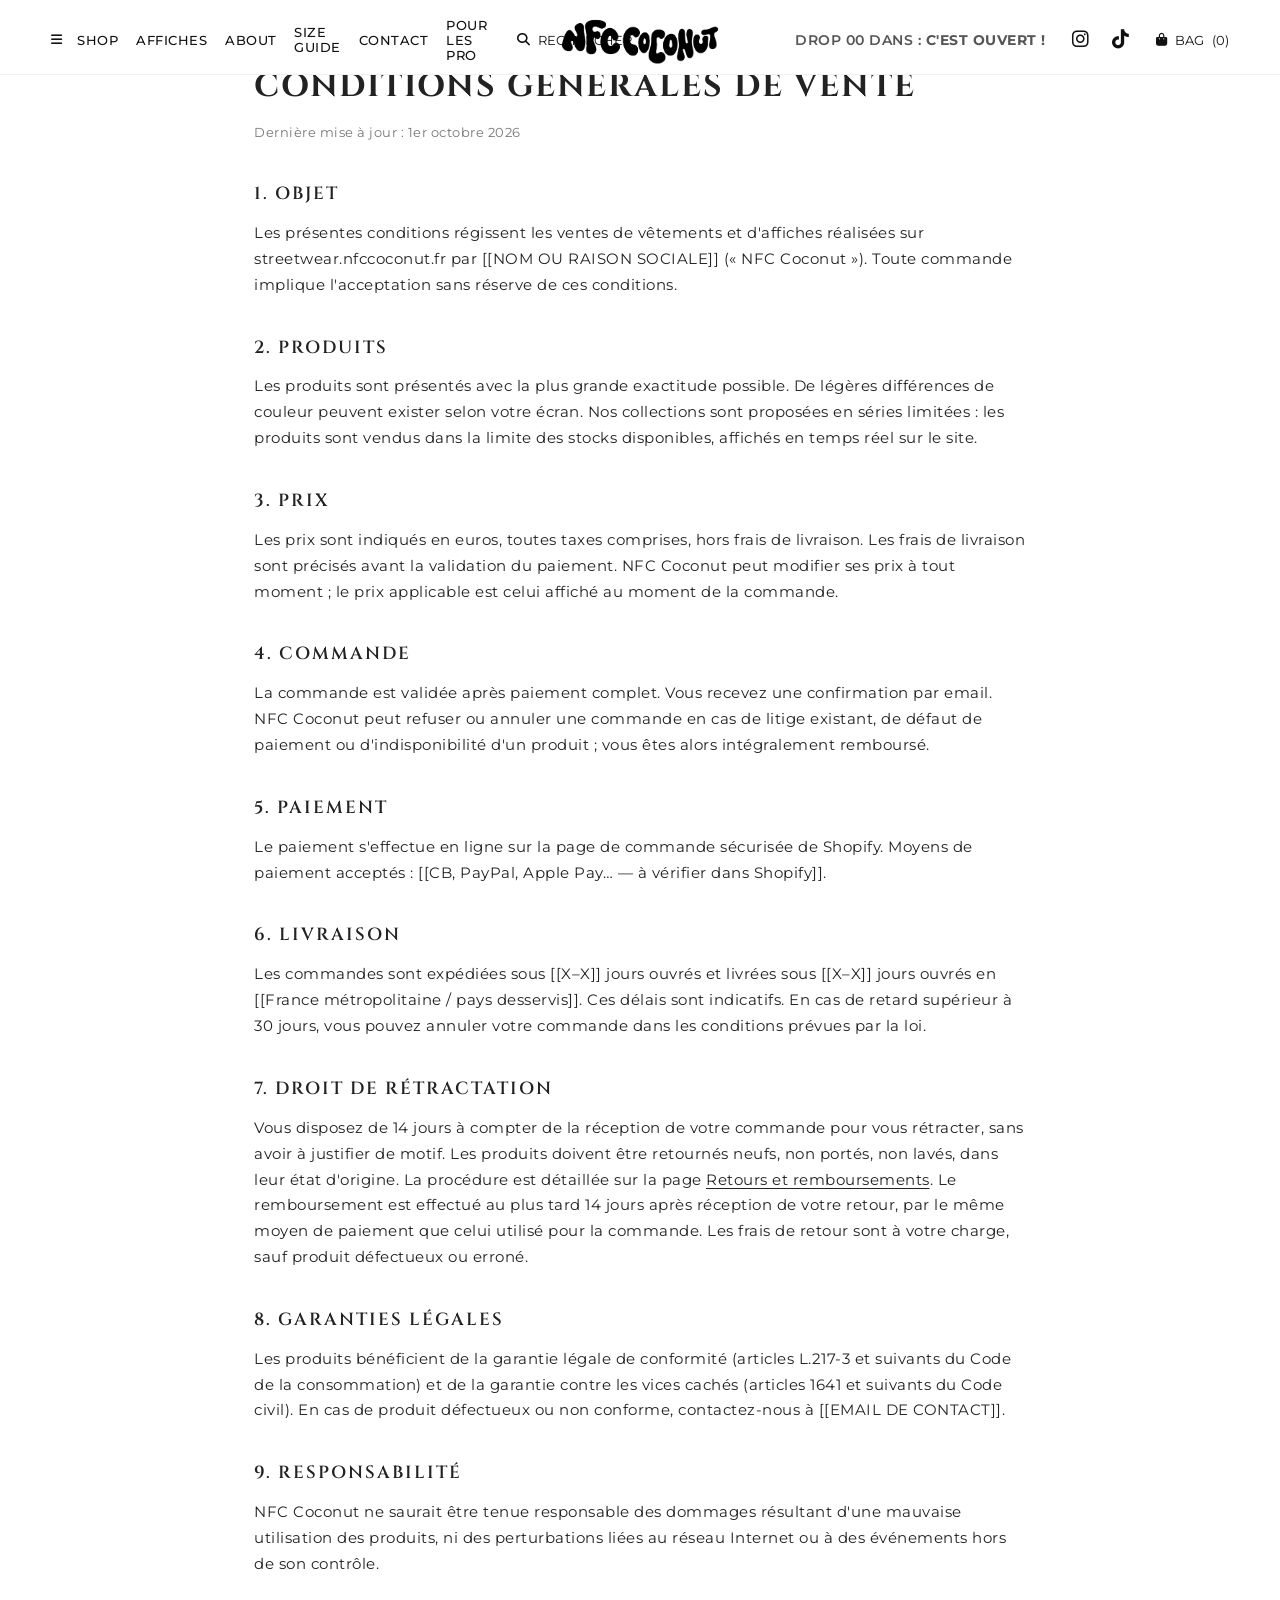
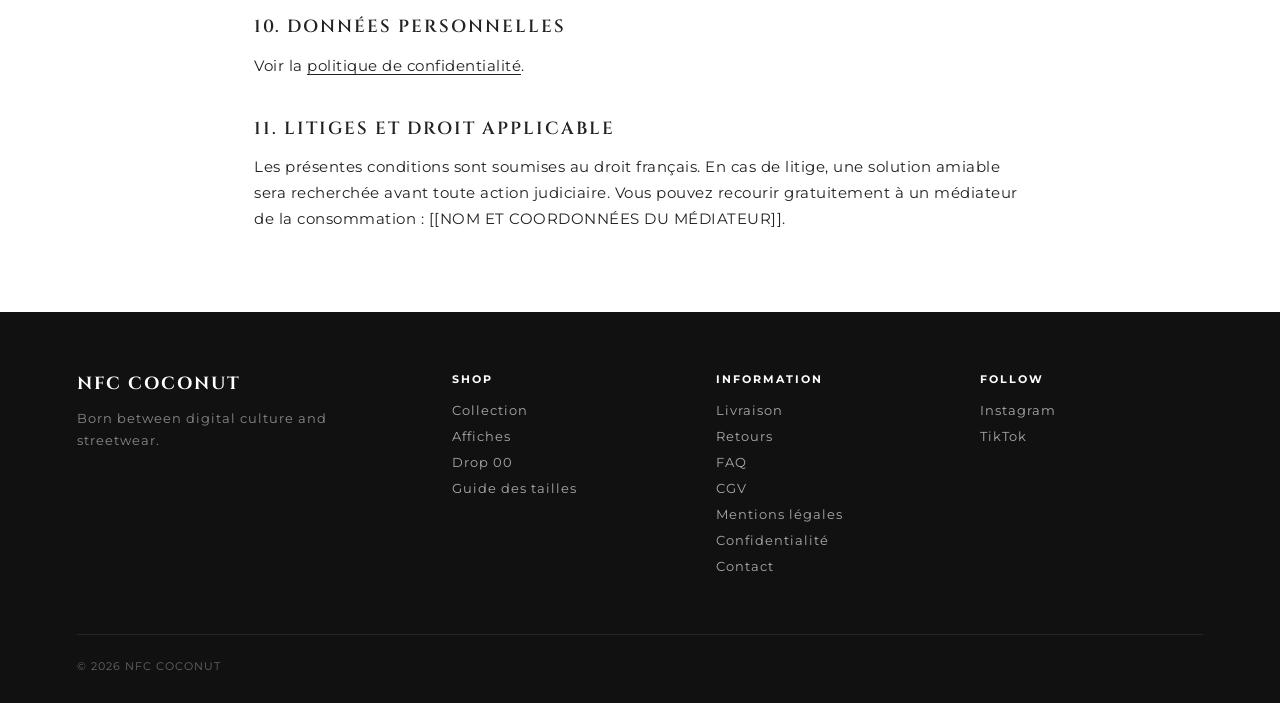
<file: cgv.html>
<!DOCTYPE html>
<html lang="fr">
<head>
  <meta charset="UTF-8">
  <meta name="viewport" content="width=device-width, initial-scale=1.0">
  <title>Conditions générales de vente — NFC COCONUT STREETWEAR</title>
  <meta name="description" content="Conditions générales de vente de la boutique NFC Coconut Streetwear.">
  <link rel="preconnect" href="https://fonts.googleapis.com">
  <link rel="preconnect" href="https://fonts.gstatic.com" crossorigin>
  <link href="https://fonts.googleapis.com/css2?family=Cinzel:wght@400;500;600&family=Montserrat:wght@300;400;500;600&display=swap" rel="stylesheet">
  <link rel="stylesheet" href="https://cdnjs.cloudflare.com/ajax/libs/font-awesome/6.5.1/css/all.min.css">
  <link rel="stylesheet" href="static/css/style.css">
  <link rel="stylesheet" href="static/css/pages.css">
  <link rel="icon" type="image/x-icon" href="static/images/ico.png">
</head>
<body>

  <div class="search-overlay" id="searchOverlay">
    <input type="search" class="search-input" placeholder="Rechercher un vêtement" id="searchInput" autocomplete="off">
    <button class="close-search" id="closeSearchBtn" aria-label="Fermer"><i class="fa-solid fa-xmark"></i></button>
  </div>

  <div class="drawer-overlay" id="drawerOverlay"></div>
  <aside class="drawer" id="cartDrawer">
    <div>
      <div class="drawer-header">
        <h3>Menu & panier</h3>
        <button class="drawer-close" id="closeDrawerBtn" aria-label="Fermer"><i class="fa-solid fa-xmark"></i></button>
      </div>
      <nav class="mobile-nav"></nav>
      <div class="drawer-divider"></div>
      <div class="drawer-empty-msg">Votre panier est actuellement vide.</div>
      <div class="cart-items-container"></div>
    </div>
    <button class="btn-checkout" type="button">Commander (0,00 €)</button>
  </aside>

  <header class="top-header"></header>

  <main class="page-content">

    <h1>Conditions générales de vente</h1>
    <p class="page-updated">Dernière mise à jour : 1er octobre 2026</p>

    <h2>1. Objet</h2>
    <p>Les présentes conditions régissent les ventes de vêtements et d'affiches réalisées sur streetwear.nfccoconut.fr par [[NOM OU RAISON SOCIALE]] (« NFC Coconut »). Toute commande implique l'acceptation sans réserve de ces conditions.</p>

    <h2>2. Produits</h2>
    <p>Les produits sont présentés avec la plus grande exactitude possible. De légères différences de couleur peuvent exister selon votre écran. Nos collections sont proposées en séries limitées : les produits sont vendus dans la limite des stocks disponibles, affichés en temps réel sur le site.</p>

    <h2>3. Prix</h2>
    <p>Les prix sont indiqués en euros, toutes taxes comprises, hors frais de livraison. Les frais de livraison sont précisés avant la validation du paiement. NFC Coconut peut modifier ses prix à tout moment ; le prix applicable est celui affiché au moment de la commande.</p>

    <h2>4. Commande</h2>
    <p>La commande est validée après paiement complet. Vous recevez une confirmation par email. NFC Coconut peut refuser ou annuler une commande en cas de litige existant, de défaut de paiement ou d'indisponibilité d'un produit ; vous êtes alors intégralement remboursé.</p>

    <h2>5. Paiement</h2>
    <p>Le paiement s'effectue en ligne sur la page de commande sécurisée de Shopify. Moyens de paiement acceptés : [[CB, PayPal, Apple Pay… — à vérifier dans Shopify]].</p>

    <h2>6. Livraison</h2>
    <p>Les commandes sont expédiées sous [[X–X]] jours ouvrés et livrées sous [[X–X]] jours ouvrés en [[France métropolitaine / pays desservis]]. Ces délais sont indicatifs. En cas de retard supérieur à 30 jours, vous pouvez annuler votre commande dans les conditions prévues par la loi.</p>

    <h2>7. Droit de rétractation</h2>
    <p>Vous disposez de 14 jours à compter de la réception de votre commande pour vous rétracter, sans avoir à justifier de motif. Les produits doivent être retournés neufs, non portés, non lavés, dans leur état d'origine. La procédure est détaillée sur la page <a href="retours.html">Retours et remboursements</a>. Le remboursement est effectué au plus tard 14 jours après réception de votre retour, par le même moyen de paiement que celui utilisé pour la commande. Les frais de retour sont à votre charge, sauf produit défectueux ou erroné.</p>

    <h2>8. Garanties légales</h2>
    <p>Les produits bénéficient de la garantie légale de conformité (articles L.217-3 et suivants du Code de la consommation) et de la garantie contre les vices cachés (articles 1641 et suivants du Code civil). En cas de produit défectueux ou non conforme, contactez-nous à [[EMAIL DE CONTACT]].</p>

    <h2>9. Responsabilité</h2>
    <p>NFC Coconut ne saurait être tenue responsable des dommages résultant d'une mauvaise utilisation des produits, ni des perturbations liées au réseau Internet ou à des événements hors de son contrôle.</p>

    <h2>10. Données personnelles</h2>
    <p>Voir la <a href="confidentialite.html">politique de confidentialité</a>.</p>

    <h2>11. Litiges et droit applicable</h2>
    <p>Les présentes conditions sont soumises au droit français. En cas de litige, une solution amiable sera recherchée avant toute action judiciaire. Vous pouvez recourir gratuitement à un médiateur de la consommation : [[NOM ET COORDONNÉES DU MÉDIATEUR]].</p>

  </main>

  <footer class="site-footer"></footer>

  <script src="static/js/main.js"></script>
</body>
</html>
</file>
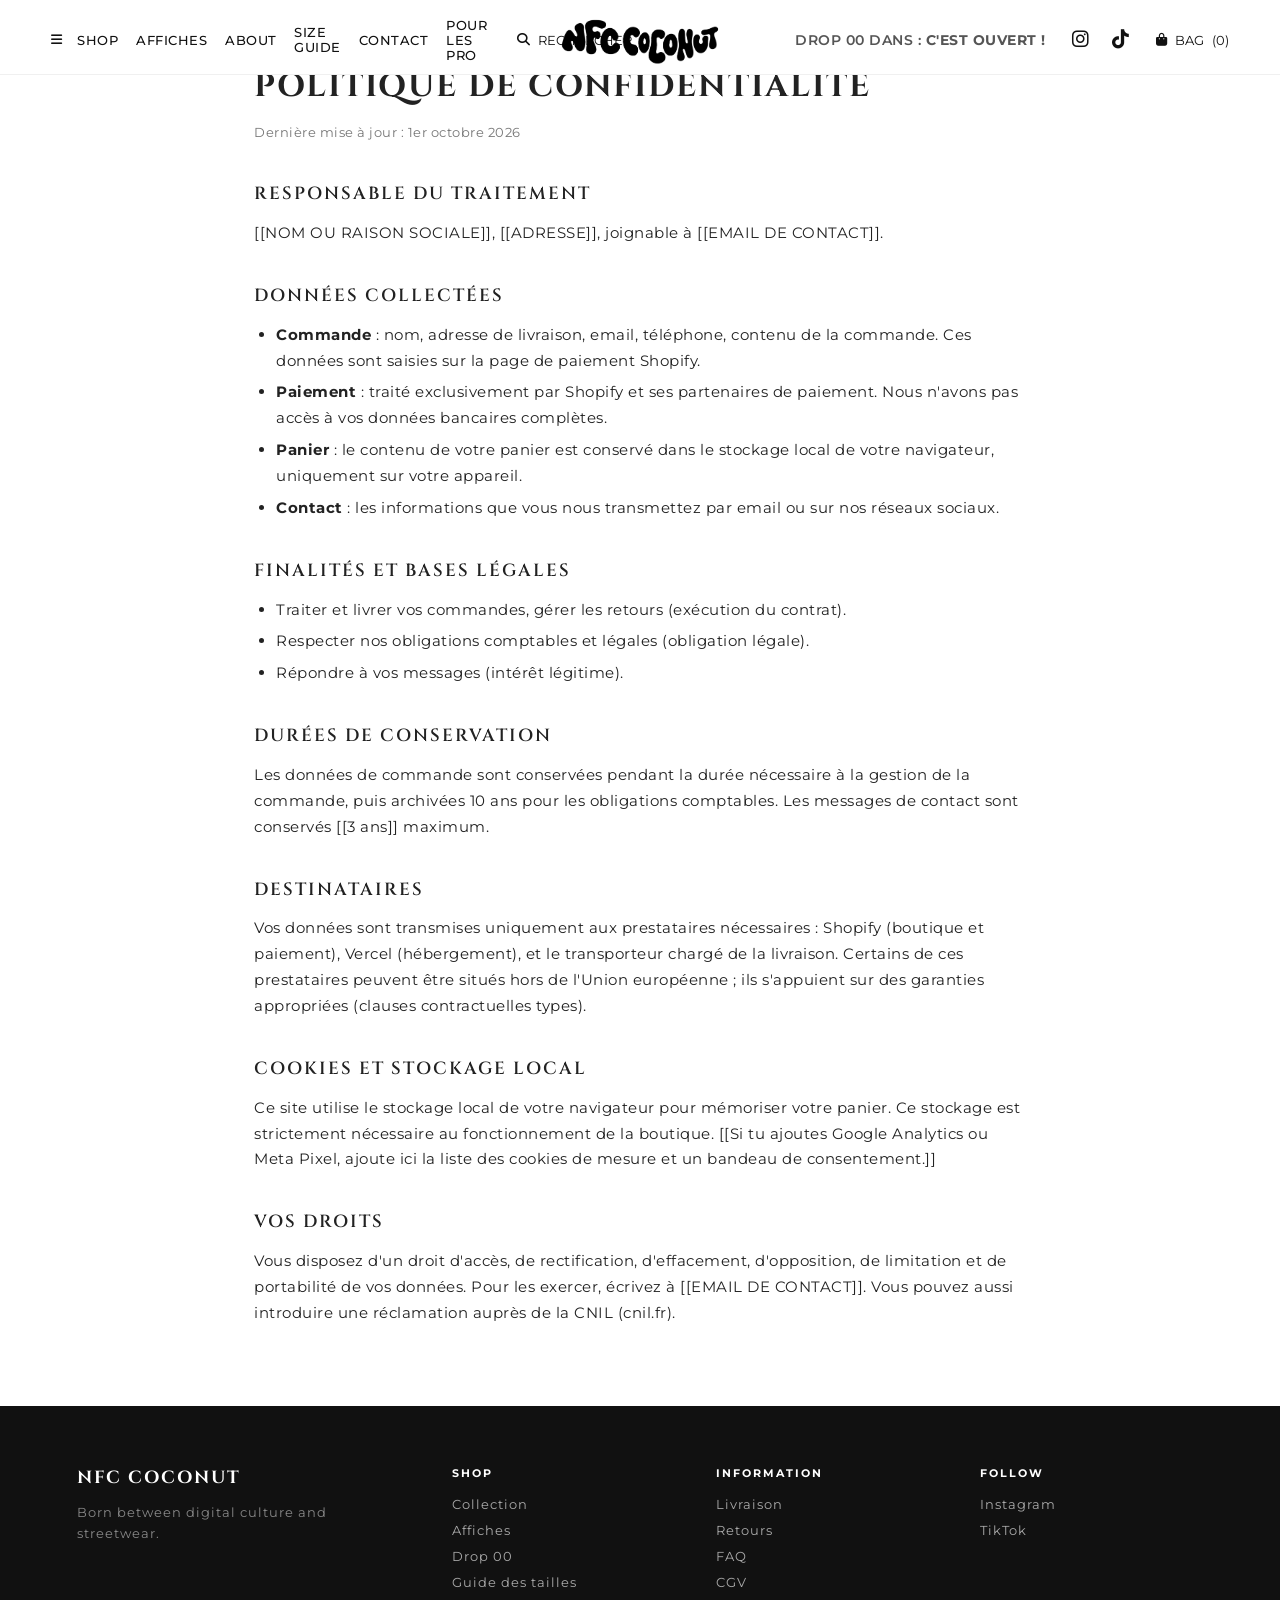
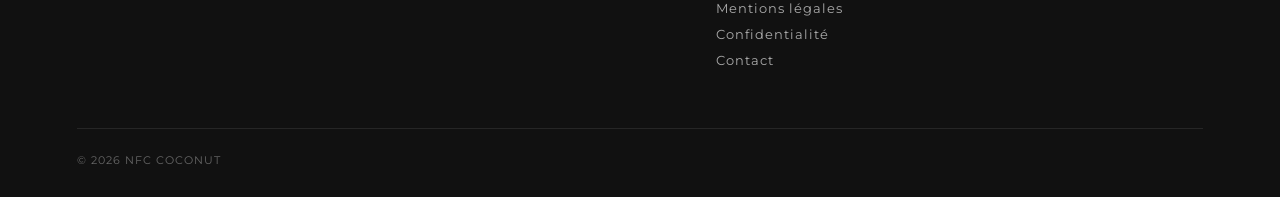
<file: confidentialite.html>
<!DOCTYPE html>
<html lang="fr">
<head>
  <meta charset="UTF-8">
  <meta name="viewport" content="width=device-width, initial-scale=1.0">
  <title>Politique de confidentialité — NFC COCONUT STREETWEAR</title>
  <meta name="description" content="Comment NFC Coconut Streetwear collecte et protège vos données personnelles.">
  <link rel="preconnect" href="https://fonts.googleapis.com">
  <link rel="preconnect" href="https://fonts.gstatic.com" crossorigin>
  <link href="https://fonts.googleapis.com/css2?family=Cinzel:wght@400;500;600&family=Montserrat:wght@300;400;500;600&display=swap" rel="stylesheet">
  <link rel="stylesheet" href="https://cdnjs.cloudflare.com/ajax/libs/font-awesome/6.5.1/css/all.min.css">
  <link rel="stylesheet" href="static/css/style.css">
  <link rel="stylesheet" href="static/css/pages.css">
  <link rel="icon" type="image/x-icon" href="static/images/ico.png">
</head>
<body>

  <div class="search-overlay" id="searchOverlay">
    <input type="search" class="search-input" placeholder="Rechercher un vêtement" id="searchInput" autocomplete="off">
    <button class="close-search" id="closeSearchBtn" aria-label="Fermer"><i class="fa-solid fa-xmark"></i></button>
  </div>

  <div class="drawer-overlay" id="drawerOverlay"></div>
  <aside class="drawer" id="cartDrawer">
    <div>
      <div class="drawer-header">
        <h3>Menu & panier</h3>
        <button class="drawer-close" id="closeDrawerBtn" aria-label="Fermer"><i class="fa-solid fa-xmark"></i></button>
      </div>
      <nav class="mobile-nav"></nav>
      <div class="drawer-divider"></div>
      <div class="drawer-empty-msg">Votre panier est actuellement vide.</div>
      <div class="cart-items-container"></div>
    </div>
    <button class="btn-checkout" type="button">Commander (0,00 €)</button>
  </aside>

  <header class="top-header"></header>

  <main class="page-content">

    <h1>Politique de confidentialité</h1>
    <p class="page-updated">Dernière mise à jour : 1er octobre 2026</p>

    <h2>Responsable du traitement</h2>
    <p>[[NOM OU RAISON SOCIALE]], [[ADRESSE]], joignable à [[EMAIL DE CONTACT]].</p>

    <h2>Données collectées</h2>
    <ul>
      <li><strong>Commande</strong> : nom, adresse de livraison, email, téléphone, contenu de la commande. Ces données sont saisies sur la page de paiement Shopify.</li>
      <li><strong>Paiement</strong> : traité exclusivement par Shopify et ses partenaires de paiement. Nous n'avons pas accès à vos données bancaires complètes.</li>
      <li><strong>Panier</strong> : le contenu de votre panier est conservé dans le stockage local de votre navigateur, uniquement sur votre appareil.</li>
      <li><strong>Contact</strong> : les informations que vous nous transmettez par email ou sur nos réseaux sociaux.</li>
    </ul>

    <h2>Finalités et bases légales</h2>
    <ul>
      <li>Traiter et livrer vos commandes, gérer les retours (exécution du contrat).</li>
      <li>Respecter nos obligations comptables et légales (obligation légale).</li>
      <li>Répondre à vos messages (intérêt légitime).</li>
    </ul>

    <h2>Durées de conservation</h2>
    <p>Les données de commande sont conservées pendant la durée nécessaire à la gestion de la commande, puis archivées 10 ans pour les obligations comptables. Les messages de contact sont conservés [[3 ans]] maximum.</p>

    <h2>Destinataires</h2>
    <p>Vos données sont transmises uniquement aux prestataires nécessaires : Shopify (boutique et paiement), Vercel (hébergement), et le transporteur chargé de la livraison. Certains de ces prestataires peuvent être situés hors de l'Union européenne ; ils s'appuient sur des garanties appropriées (clauses contractuelles types).</p>

    <h2>Cookies et stockage local</h2>
    <p>Ce site utilise le stockage local de votre navigateur pour mémoriser votre panier. Ce stockage est strictement nécessaire au fonctionnement de la boutique. [[Si tu ajoutes Google Analytics ou Meta Pixel, ajoute ici la liste des cookies de mesure et un bandeau de consentement.]]</p>

    <h2>Vos droits</h2>
    <p>Vous disposez d'un droit d'accès, de rectification, d'effacement, d'opposition, de limitation et de portabilité de vos données. Pour les exercer, écrivez à [[EMAIL DE CONTACT]]. Vous pouvez aussi introduire une réclamation auprès de la CNIL (cnil.fr).</p>

  </main>

  <footer class="site-footer"></footer>

  <script src="static/js/main.js"></script>
</body>
</html>
</file>
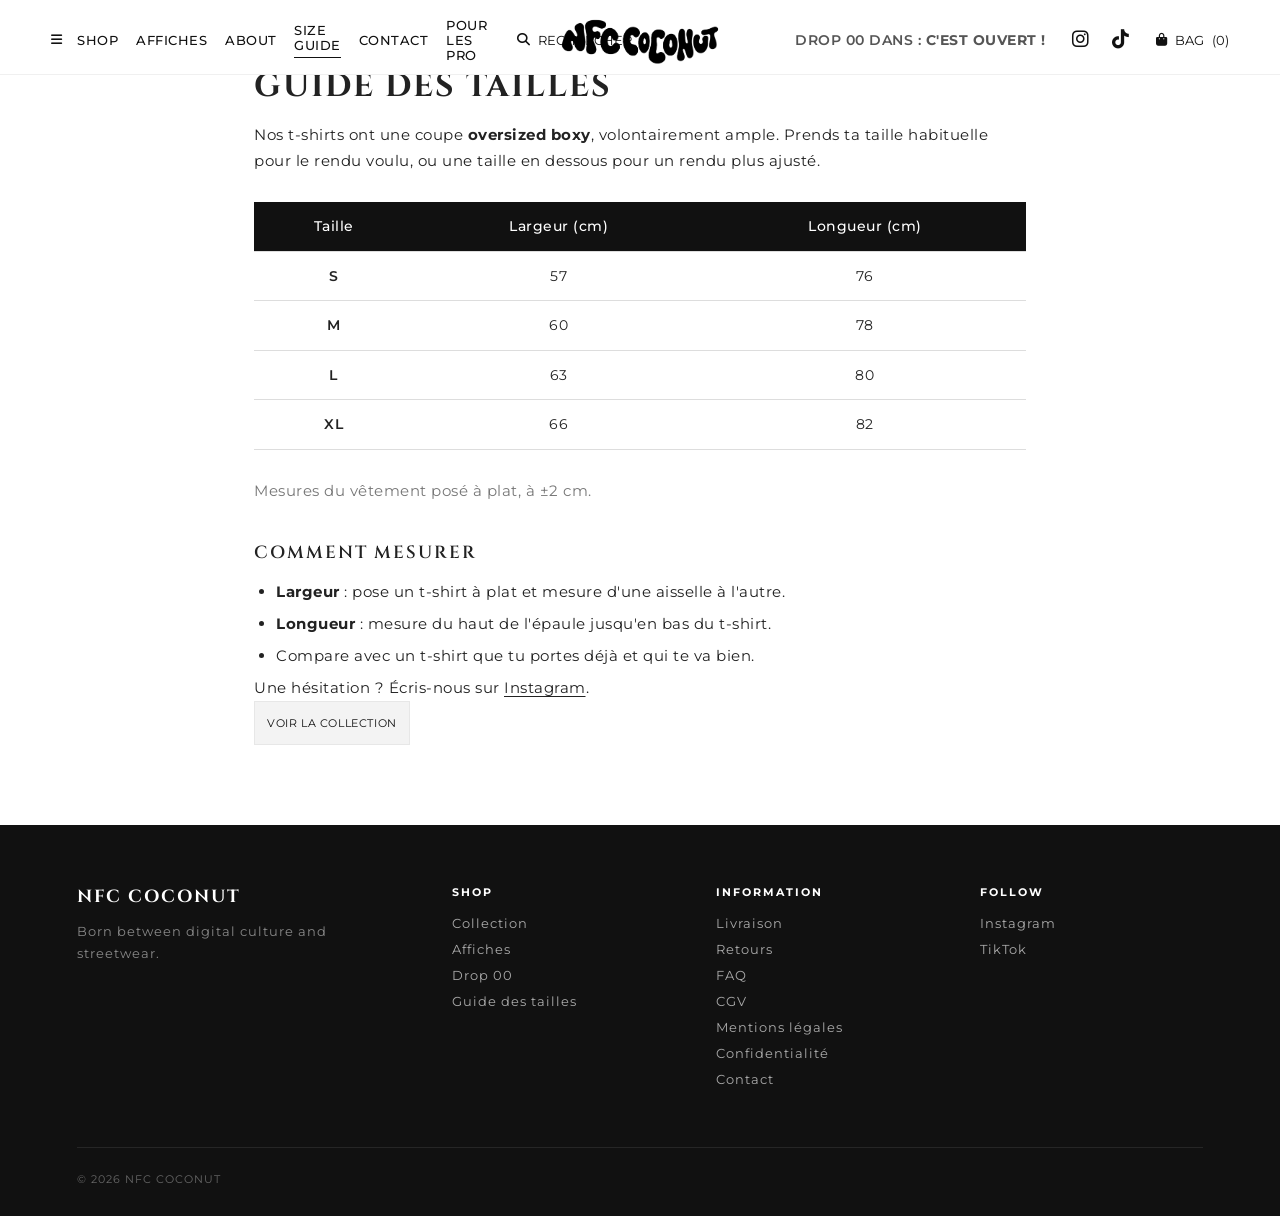
<file: guide-des-tailles.html>
<!DOCTYPE html>
<html lang="fr">
<head>
  <meta charset="UTF-8">
  <meta name="viewport" content="width=device-width, initial-scale=1.0">
  <title>Guide des tailles — NFC COCONUT STREETWEAR</title>
  <meta name="description" content="Tableau des mesures des t-shirts oversized NFC Coconut Streetwear.">
  <link rel="preconnect" href="https://fonts.googleapis.com">
  <link rel="preconnect" href="https://fonts.gstatic.com" crossorigin>
  <link href="https://fonts.googleapis.com/css2?family=Cinzel:wght@400;500;600&family=Montserrat:wght@300;400;500;600&display=swap" rel="stylesheet">
  <link rel="stylesheet" href="https://cdnjs.cloudflare.com/ajax/libs/font-awesome/6.5.1/css/all.min.css">
  <link rel="stylesheet" href="static/css/style.css">
  <link rel="stylesheet" href="static/css/pages.css">
  <link rel="icon" type="image/x-icon" href="static/images/ico.png">
</head>
<body>

  <div class="search-overlay" id="searchOverlay">
    <input type="search" class="search-input" placeholder="Rechercher un vêtement" id="searchInput" autocomplete="off">
    <button class="close-search" id="closeSearchBtn" aria-label="Fermer"><i class="fa-solid fa-xmark"></i></button>
  </div>

  <div class="drawer-overlay" id="drawerOverlay"></div>
  <aside class="drawer" id="cartDrawer">
    <div>
      <div class="drawer-header">
        <h3>Menu & panier</h3>
        <button class="drawer-close" id="closeDrawerBtn" aria-label="Fermer"><i class="fa-solid fa-xmark"></i></button>
      </div>
      <nav class="mobile-nav"></nav>
      <div class="drawer-divider"></div>
      <div class="drawer-empty-msg">Votre panier est actuellement vide.</div>
      <div class="cart-items-container"></div>
    </div>
    <button class="btn-checkout" type="button">Commander (0,00 €)</button>
  </aside>

  <header class="top-header"></header>

  <main class="page-content">

    <h1>Guide des tailles</h1>
    <p>Nos t-shirts ont une coupe <strong>oversized boxy</strong>, volontairement ample. Prends ta taille habituelle pour le rendu voulu, ou une taille en dessous pour un rendu plus ajusté.</p>

    <div id="sizeChart"></div>

    <h2>Comment mesurer</h2>
    <ul>
      <li><strong>Largeur</strong> : pose un t-shirt à plat et mesure d'une aisselle à l'autre.</li>
      <li><strong>Longueur</strong> : mesure du haut de l'épaule jusqu'en bas du t-shirt.</li>
      <li>Compare avec un t-shirt que tu portes déjà et qui te va bien.</li>
    </ul>

    <p>Une hésitation ? Écris-nous sur <a href="https://www.instagram.com/nfc_coconut_official" target="_blank" rel="noopener noreferrer">Instagram</a>.</p>
    <p><a class="btn-details" href="index.html#streetwear-drop">Voir la collection</a></p>

  </main>

  <footer class="site-footer"></footer>

  <script src="static/js/main.js"></script>
</body>
</html>
</file>
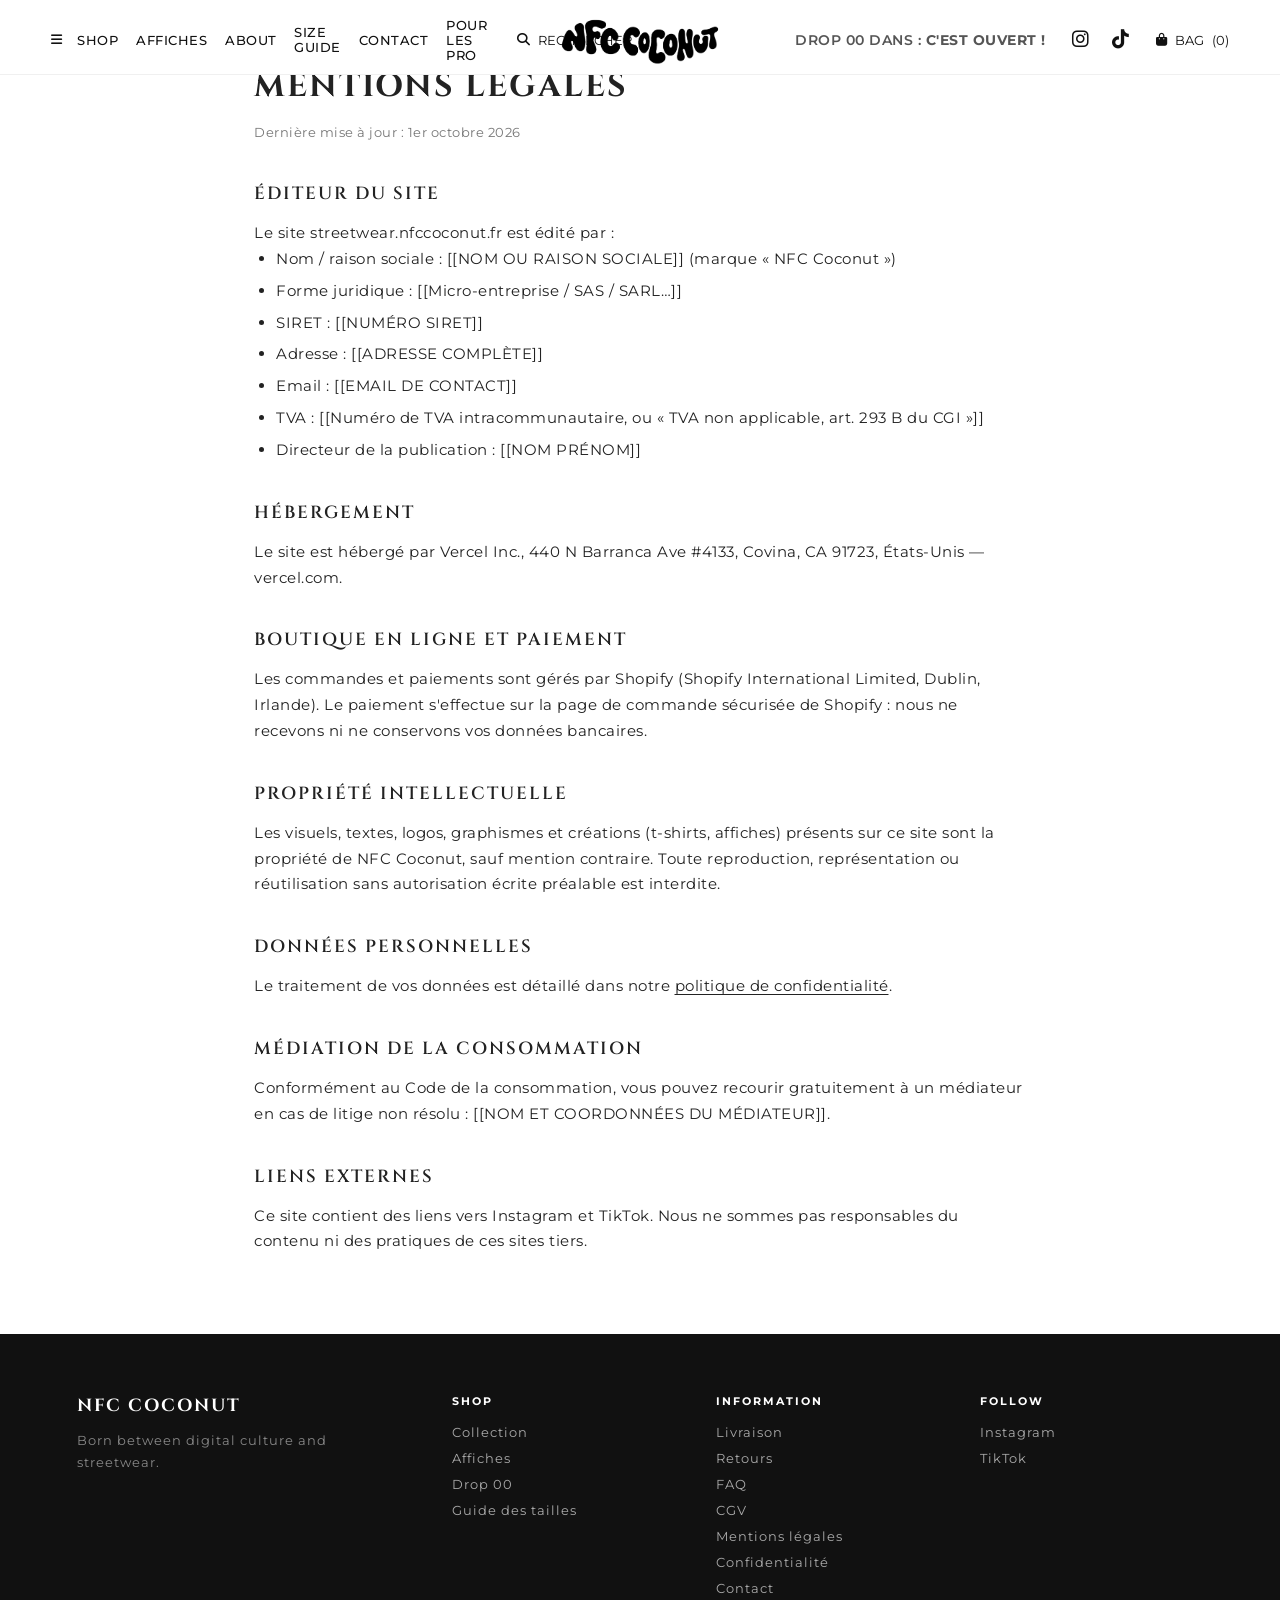
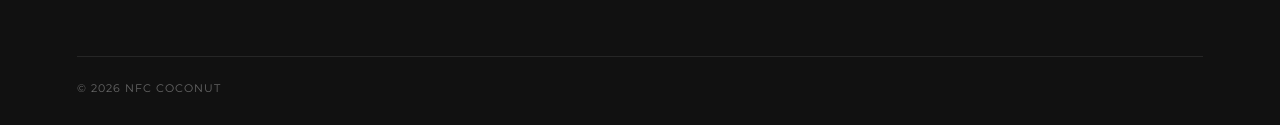
<file: mentions-legales.html>
<!DOCTYPE html>
<html lang="fr">
<head>
  <meta charset="UTF-8">
  <meta name="viewport" content="width=device-width, initial-scale=1.0">
  <title>Mentions légales — NFC COCONUT STREETWEAR</title>
  <meta name="description" content="Mentions légales du site NFC Coconut Streetwear.">
  <link rel="preconnect" href="https://fonts.googleapis.com">
  <link rel="preconnect" href="https://fonts.gstatic.com" crossorigin>
  <link href="https://fonts.googleapis.com/css2?family=Cinzel:wght@400;500;600&family=Montserrat:wght@300;400;500;600&display=swap" rel="stylesheet">
  <link rel="stylesheet" href="https://cdnjs.cloudflare.com/ajax/libs/font-awesome/6.5.1/css/all.min.css">
  <link rel="stylesheet" href="static/css/style.css">
  <link rel="stylesheet" href="static/css/pages.css">
  <link rel="icon" type="image/x-icon" href="static/images/ico.png">
</head>
<body>

  <div class="search-overlay" id="searchOverlay">
    <input type="search" class="search-input" placeholder="Rechercher un vêtement" id="searchInput" autocomplete="off">
    <button class="close-search" id="closeSearchBtn" aria-label="Fermer"><i class="fa-solid fa-xmark"></i></button>
  </div>

  <div class="drawer-overlay" id="drawerOverlay"></div>
  <aside class="drawer" id="cartDrawer">
    <div>
      <div class="drawer-header">
        <h3>Menu & panier</h3>
        <button class="drawer-close" id="closeDrawerBtn" aria-label="Fermer"><i class="fa-solid fa-xmark"></i></button>
      </div>
      <nav class="mobile-nav"></nav>
      <div class="drawer-divider"></div>
      <div class="drawer-empty-msg">Votre panier est actuellement vide.</div>
      <div class="cart-items-container"></div>
    </div>
    <button class="btn-checkout" type="button">Commander (0,00 €)</button>
  </aside>

  <header class="top-header"></header>

  <main class="page-content">

    <h1>Mentions légales</h1>
    <p class="page-updated">Dernière mise à jour : 1er octobre 2026</p>

    <h2>Éditeur du site</h2>
    <p>Le site streetwear.nfccoconut.fr est édité par :</p>
    <ul>
      <li>Nom / raison sociale : [[NOM OU RAISON SOCIALE]] (marque « NFC Coconut »)</li>
      <li>Forme juridique : [[Micro-entreprise / SAS / SARL…]]</li>
      <li>SIRET : [[NUMÉRO SIRET]]</li>
      <li>Adresse : [[ADRESSE COMPLÈTE]]</li>
      <li>Email : [[EMAIL DE CONTACT]]</li>
      <li>TVA : [[Numéro de TVA intracommunautaire, ou « TVA non applicable, art. 293 B du CGI »]]</li>
      <li>Directeur de la publication : [[NOM PRÉNOM]]</li>
    </ul>

    <h2>Hébergement</h2>
    <p>Le site est hébergé par Vercel Inc., 440 N Barranca Ave #4133, Covina, CA 91723, États-Unis — vercel.com.</p>

    <h2>Boutique en ligne et paiement</h2>
    <p>Les commandes et paiements sont gérés par Shopify (Shopify International Limited, Dublin, Irlande). Le paiement s'effectue sur la page de commande sécurisée de Shopify : nous ne recevons ni ne conservons vos données bancaires.</p>

    <h2>Propriété intellectuelle</h2>
    <p>Les visuels, textes, logos, graphismes et créations (t-shirts, affiches) présents sur ce site sont la propriété de NFC Coconut, sauf mention contraire. Toute reproduction, représentation ou réutilisation sans autorisation écrite préalable est interdite.</p>

    <h2>Données personnelles</h2>
    <p>Le traitement de vos données est détaillé dans notre <a href="confidentialite.html">politique de confidentialité</a>.</p>

    <h2>Médiation de la consommation</h2>
    <p>Conformément au Code de la consommation, vous pouvez recourir gratuitement à un médiateur en cas de litige non résolu : [[NOM ET COORDONNÉES DU MÉDIATEUR]].</p>

    <h2>Liens externes</h2>
    <p>Ce site contient des liens vers Instagram et TikTok. Nous ne sommes pas responsables du contenu ni des pratiques de ces sites tiers.</p>

  </main>

  <footer class="site-footer"></footer>

  <script src="static/js/main.js"></script>
</body>
</html>
</file>
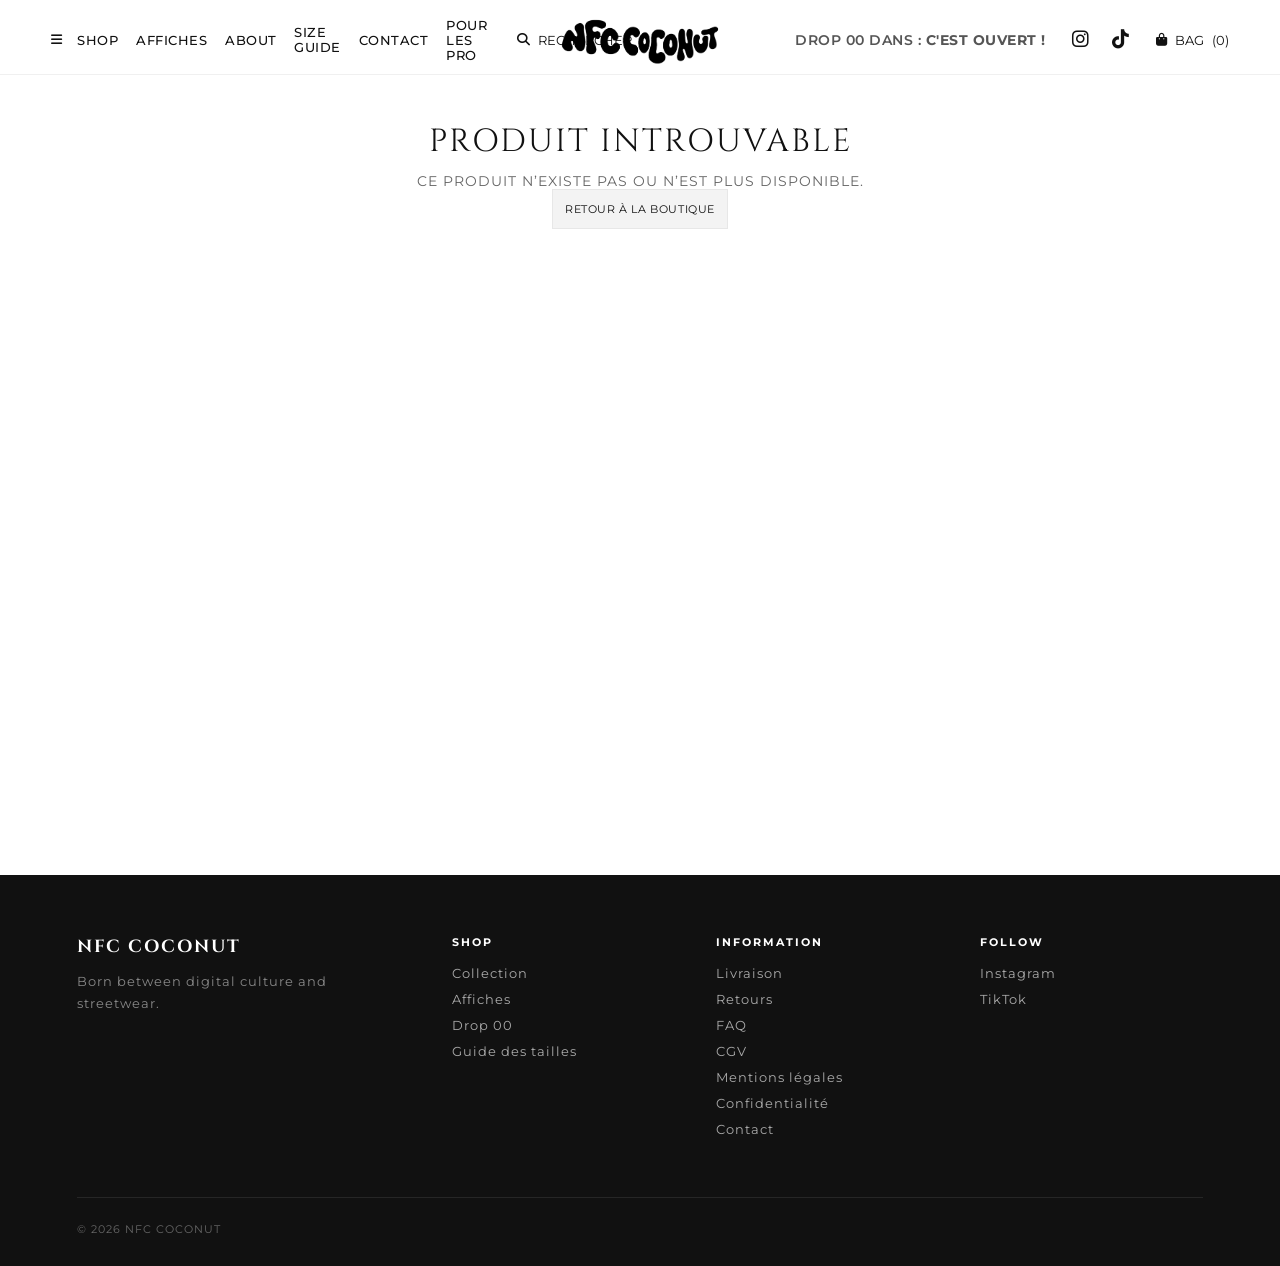
<file: produit.html>
<!DOCTYPE html>
<html lang="fr">
<head>
  <meta charset="UTF-8">
  <meta name="viewport" content="width=device-width, initial-scale=1.0">
  <title>Produit — NFC COCONUT STREETWEAR</title>
  <link rel="preconnect" href="https://fonts.googleapis.com">
  <link rel="preconnect" href="https://fonts.gstatic.com" crossorigin>
  <link href="https://fonts.googleapis.com/css2?family=Cinzel:wght@400;500;600&family=Montserrat:wght@300;400;500;600&display=swap" rel="stylesheet">
  <link rel="stylesheet" href="https://cdnjs.cloudflare.com/ajax/libs/font-awesome/6.5.1/css/all.min.css">
  <link rel="stylesheet" href="static/css/style.css">
  <link rel="icon" type="image/x-icon" href="static/images/ico.png">
</head>
<body>

  <div class="search-overlay" id="searchOverlay">
    <input type="search" class="search-input" placeholder="Rechercher un vêtement" id="searchInput" autocomplete="off">
    <button class="close-search" id="closeSearchBtn" aria-label="Fermer"><i class="fa-solid fa-xmark"></i></button>
  </div>

  <div class="drawer-overlay" id="drawerOverlay"></div>
  <aside class="drawer" id="cartDrawer">
    <div>
      <div class="drawer-header">
        <h3>Menu & panier</h3>
        <button class="drawer-close" id="closeDrawerBtn" aria-label="Fermer"><i class="fa-solid fa-xmark"></i></button>
      </div>
      <nav class="mobile-nav"></nav>
      <div class="drawer-divider"></div>
      <div class="drawer-empty-msg">Votre panier est actuellement vide.</div>
      <div class="cart-items-container"></div>
    </div>
    <button class="btn-checkout" type="button">Commander (0,00 €)</button>
  </aside>

  <header class="top-header"></header>

  <main id="productPage" class="page-container product-page"></main>

  <footer class="site-footer"></footer>

  <script src="static/js/main.js"></script>
</body>
</html>
</file>
<file: static/css/style.css>
/* ==========================================================================
   1. RESET & POLICES
   ========================================================================== */
* {
    margin: 0;
    padding: 0;
    box-sizing: border-box;
    scroll-behavior: smooth;
}

body {
    font-family: 'Montserrat', sans-serif;
    background-color: #ffffff;
    color: #111111;
    letter-spacing: 0.5px;
    -webkit-font-smoothing: antialiased;
    overflow-x: hidden;
}

h1, h2, h3, .brand-logo {
    font-family: 'Cinzel', serif;
    letter-spacing: 2px;
    text-transform: uppercase;
}

/* ==========================================================================
   2. HEADER & NAVIGATION
   ========================================================================== */
.top-header {
    width: 100%;
    height: 75px;
    background: #ffffff;
    display: grid;
    grid-template-columns: minmax(0, 1fr) auto minmax(0, 1fr);
    align-items: center;
    padding: 0 clamp(20px, 4vw, 64px);
    border-bottom: 1px solid #f0f0f0;
    position: fixed;
    top: 0;
    left: 0;
    z-index: 1000;
}

.header-left, .header-right {
    display: flex;
    align-items: center;
    gap: 25px;
    font-size: 0.8rem;
    text-transform: uppercase;
    font-weight: 500;
}

.header-left { justify-self: start; }
.header-right { justify-self: end; }

.header-left button, .header-right button, .header-left a, .header-right a {
    background: none;
    border: none;
    color: #111111;
    text-decoration: none;
    cursor: pointer;
    font-family: 'Montserrat', sans-serif;
    font-size: 0.8rem;
    text-transform: uppercase;
    display: flex;
    align-items: center;
    gap: 8px;
    transition: opacity 0.2s;
}

.header-left button:hover, .header-right button:hover {
    opacity: 0.6;
}

.brand-logo {
    font-size: 1.5rem;
    font-weight: 600;
    color: #111111;
    text-decoration: none;
    position: static;
    transform: none;
    justify-self: center;
    display: flex;
    align-items: center;
    justify-content: center;
}

.brand-logo img {
    height: 80px;
    max-height: none;
    width: auto;
    object-fit: contain;
}

.desktop-nav {
    display: flex;
    align-items: center;
    gap: clamp(10px, 1.4vw, 22px);
    margin-right: 15px;
}

.desktop-nav a {
    color: #111111;
    text-decoration: none;
    font-size: 0.8rem;
    text-transform: uppercase;
    font-weight: 500;
    transition: opacity 0.2s;
}

.desktop-nav a:hover {
    opacity: 0.6;
}

.mobile-only-btn {
    display: none;
}

/* Style du compte à rebours (par défaut sur PC) */
.launch-countdown-item {
    display: inline-block;
}

/* ==========================================================================
   3. OVERLAYS & DRAWERS (RECHERCHE & PANIER)
   ========================================================================== */
.search-overlay {
    position: fixed;
    top: -100px;
    left: 0;
    width: 100%;
    height: 75px;
    background: #ffffff;
    z-index: 1001;
    display: flex;
    align-items: center;
    justify-content: center;
    padding: 0 5%;
    overflow: hidden;
    transition: top 0.4s cubic-bezier(0.16, 1, 0.3, 1), height 0.3s ease;
    border-bottom: 1px solid #e5e5e5;
}

.search-overlay.active {
    top: 0;
    height: min(560px, 85vh);
    align-items: flex-start;
    padding-top: 18px;
}

.search-results {
    position: absolute;
    top: 70px;
    width: min(760px, 90%);
    max-height: calc(min(560px, 85vh) - 85px);
    overflow-y: auto;
    background: #fff;
    border-top: 1px solid #eee;
}

.search-results p { padding: 24px 0; color: #666; text-align: center; font-size: .85rem; }
.search-results a { display: flex; gap: 14px; align-items: center; color: #111; text-decoration: none; padding: 10px; border-bottom: 1px solid #eee; font-size: .85rem; }
.search-results a:hover { background: #fafafa; }
.search-results img { width: 52px; height: 52px; object-fit: contain; }
.search-results small { display: block; margin-top: 4px; color: #666; }

.desktop-nav a.active { border-bottom: 1px solid #111; padding-bottom: 4px; }
.product-link { color: inherit; text-decoration: none; display: block; }
.product-actions { display: flex; gap: 8px; margin-top: 12px; }
.product-actions .btn-add-cart, .product-actions .btn-details { flex: 1; }
.btn-details { display: inline-flex; align-items: center; justify-content: center; padding: 12px; background: #f3f3f3; border: 1px solid #e7e7e7; color: #111; text-decoration: none; text-align: center; text-transform: uppercase; font-size: .68rem; letter-spacing: .6px; cursor: pointer; }
.view-catalog-card { justify-content: center; align-items: center; text-align: center; background: #111; color: #030303; border-radius: 12px; padding: 30px; }
.view-catalog-card h3 { font-size: 1.3rem; margin: 10px 0; color: #020202; }
.view-catalog-card p { font-size: .85rem; color: #161515; line-height: 1.6; margin-bottom: 24px; }
.catalog-link-icon { font-size: 2rem; }
.view-catalog-card .btn-add-cart { display: block; text-decoration: none; background: #fff; color: #111; border-radius: 6px; }
.product-page { min-height: 75vh; padding-top: 120px; }
.back-link { color: #111; text-decoration: none; display: inline-block; margin-bottom: 28px; font-size: .8rem; }
.product-detail { display: grid; grid-template-columns: minmax(0, 1.15fr) minmax(300px, .85fr); gap: clamp(35px, 7vw, 100px); align-items: start; }
.product-gallery > #mainProductImage {
    display: block;
    width: 100%;
    aspect-ratio: 3 / 4;
    height: auto;
    object-fit: cover;
    object-position: center;
    background: #f5f5f5;
    border-radius: 10px;
    box-shadow: 0 12px 30px rgba(0, 0, 0, .08);
}
.product-thumbnails { display: flex; gap: 10px; margin-top: 16px; }
.product-thumbnail { width: 74px; height: 92px; border: 1px solid transparent; border-radius: 6px; background: #f5f5f5; cursor: pointer; padding: 0; overflow: hidden; transition: border-color .2s ease, transform .2s ease; }
.product-thumbnail:hover { transform: translateY(-2px); }
.product-thumbnail.active { border-color: #111; }
.product-thumbnail img { width: 100%; height: 100%; object-fit: cover; }
.product-category { color: #777; font-size: .75rem; letter-spacing: 1px; text-transform: uppercase; margin-bottom: 12px; }
.product-info h1 { font-size: clamp(1.4rem, 3vw, 2.2rem); font-weight: 500; line-height: 1.25; }
.detail-price { font-size: 1.25rem; margin: 20px 0; font-weight: 500; }
.detail-price del { color: #888; font-size: .95rem; margin-left: 12px; font-weight: 400; }
.product-description { color: #555; line-height: 1.75; font-size: .9rem; }
.product-features { list-style: none; margin: 25px 0; font-size: .85rem; line-height: 2; }
.product-features li::before { content: '✓'; margin-right: 10px; }
.product-info > .btn-add-cart { width: 100%; }

@media (max-width: 700px) {
    .product-detail { grid-template-columns: 1fr; gap: 30px; }
    .product-gallery > #mainProductImage { aspect-ratio: 4 / 5; }
    .product-page { padding-top: 105px; }
}

.catalogue-page .page-container { max-width: 1400px; }
.catalogue-page .products-grid { grid-template-columns: repeat(4, minmax(0, 1fr)); }

@media (max-width: 1000px) {
    .catalogue-page .products-grid { grid-template-columns: repeat(2, minmax(0, 1fr)); }
}

@media (max-width: 560px) {
    .catalogue-page .products-grid { grid-template-columns: 1fr; }
}
@media (max-width: 900px) {
    .launch-countdown-item {
        display: none !important;
    }
}@media screen and (max-width: 1024px) {
    .launch-countdown-item, 
    #launch-countdown, 
    div[class*="countdown"] {
        display: none !important;
        visibility: hidden !important;
        opacity: 0 !important;
        height: 0 !important;
        overflow: hidden !important;
    }
}

.search-input {
    width: 60%;
    border: none;
    border-bottom: 1px solid #111;
    padding: 10px;
    font-family: 'Cinzel', serif;
    font-size: 1.1rem;
    outline: none;
}

.close-search {
    position: absolute;
    right: 4%;
    background: none;
    border: none;
    font-size: 1.2rem;
    cursor: pointer;
}

.drawer-overlay {
    position: fixed;
    top: 0;
    left: 0;
    width: 100%;
    height: 100vh;
    background: rgba(0, 0, 0, 0.4);
    z-index: 1002;
    opacity: 0;
    pointer-events: none;
    transition: opacity 0.3s ease;
}

.drawer-overlay.active {
    opacity: 1;
    pointer-events: all;
}

.drawer {
    position: fixed;
    top: 0;
    right: -450px;
    width: 400px;
    max-width: 90%;
    height: 100vh;
    background: #ffffff;
    z-index: 1003;
    padding: 40px 30px;
    display: flex;
    flex-direction: column;
    justify-content: flex-start;
    transition: right 0.4s cubic-bezier(0.16, 1, 0.3, 1);
    box-shadow: -10px 0 30px rgba(0, 0, 0, 0.05);
}

.drawer.active {
    right: 0;
}

.drawer-header {
    display: flex;
    justify-content: space-between;
    align-items: center;
    border-bottom: 1px solid #f0f0f0;
    padding-bottom: 20px;
}

.drawer-header h3 {
    font-size: 1rem;
}

.drawer-close {
    background: none;
    border: none;
    font-size: 1.2rem;
    cursor: pointer;
}

.drawer-empty-msg {
    padding: 40px 0;
    text-align: center;
    color: #777777;
    font-size: 0.85rem;
}

.cart-items-container {
    padding: 20px 0;
    max-height: 350px;
    overflow-y: auto;
}

.cart-item {
    display: flex;
    align-items: center;
    gap: 15px;
    margin-bottom: 15px;
    padding-bottom: 15px;
    border-bottom: 1px solid #eee;
}

.cart-item img {
    width: 50px;
    height: 50px;
    object-fit: cover;
}

.cart-item-details {
    flex-grow: 1;
}

.cart-item-title {
    font-size: 0.85rem;
    font-weight: 500;
}

.cart-item-price {
    font-size: 0.8rem;
    color: #666;
}

.cart-item-remove {
    background: none;
    border: none;
    color: #999;
    cursor: pointer;
}

.btn-checkout {
    width: 100%;
    background: #111111;
    color: #ffffff;
    border: none;
    padding: 15px;
    text-transform: uppercase;
    font-size: 0.8rem;
    letter-spacing: 1px;
    cursor: pointer;
}

.mobile-nav {
    margin-top: 25px;
}

.mobile-nav ul {
    list-style: none;
    display: flex;
    flex-direction: column;
    gap: 18px;
}

.mobile-nav a {
    color: #111111;
    text-decoration: none;
    font-family: 'Cinzel', serif;
    font-size: 1.1rem;
    text-transform: uppercase;
    letter-spacing: 1px;
    transition: opacity 0.2s;
}

.mobile-nav a:hover {
    opacity: 0.6;
}

.drawer-divider {
    height: 1px;
    background-color: #f0f0f0;
    margin: 25px 0;
}

/* ==========================================================================
   4. HERO BANNER VIDÉO
   ========================================================================== */
.hero-banner--3d{
  position:relative;
  min-height:640px;
  margin-top: 75px;
  background:radial-gradient(120% 100% at 80% 20%, #1a1a1a 0%, #0d0d0d 55%, #000 100%);
  overflow:hidden;
  display:flex;
  align-items:center;
  justify-content: center;
  padding:clamp(60px, 10vw, 90px) 6vw clamp(40px, 8vw, 60px);
  box-sizing:border-box;
}

.hero-video {
    position: absolute;
    top: 50%;
    left: 50%;
    min-width: 100%;
    min-height: 100%;
    transform: translate(-50%, -50%);
    object-fit: cover;
    z-index: 1;
}

.hero-overlay {
    position: absolute;
    top: 0;
    left: 0;
    width: 100%;
    height: 100%;
    background: rgba(0, 0, 0, 0.4);
    z-index: 2;
}

.hero-content {
    position: relative;
    z-index: 3;
    text-align: center;
    color: #ffffff;
    padding: 0 20px;
    max-width: 900px;
}

.hero-title {
    font-family: 'Cinzel', serif;
    font-size: 2.5rem;
    font-weight: 500;
    letter-spacing: 2px;
    text-transform: uppercase;
    margin-bottom: 12px;
    text-shadow: 0 2px 15px rgba(0, 0, 0, 0.5);
}

.hero-subtitle {
    font-size: 0.9rem;
    font-weight: 300;
    letter-spacing: 1.5px;
    text-transform: uppercase;
    opacity: 0.9;
}

.hero-control-bar {
    position: absolute;
    bottom: 0;
    left: 0;
    width: 100%;
    padding: 18px 4%;
    display: flex;
    justify-content: center;
    align-items: center;
    background: rgba(0, 0, 0, 0.3);
    backdrop-filter: blur(16px);
    -webkit-backdrop-filter: blur(16px);
    z-index: 3;
}

.hero-link {
    color: #ffffff;
    text-decoration: none;
    font-size: 0.8rem;
    text-transform: uppercase;
    letter-spacing: 1.5px;
    font-weight: 500;
    border-bottom: 1px solid rgba(255, 255, 255, 0.5);
    padding-bottom: 2px;
    transition: border-color 0.3s;
}

.hero-link:hover {
    border-color: #ffffff;
}

/* ==========================================================================
   5. CONTENU PRINCIPAL & GRILLE PRODUITS
   ========================================================================== */
.main-container {
    max-width: 1400px;
    margin: 0 auto;
    padding: 80px 4% 120px;
}

.section-headline {
    text-align: center;
    margin-bottom: 50px;
}

.section-headline h2 {
    font-size: 1.6rem;
    font-weight: 400;
    color: #111111;
    line-height: 1.4;
    max-width: 700px;
    margin: 0 auto 15px;
}

.section-headline p {
    font-size: 0.8rem;
    color: #777777;
    text-transform: uppercase;
    letter-spacing: 1.5px;
}

.products-grid {
    display: grid;
    grid-template-columns: repeat(auto-fill, minmax(260px, 1fr));
    gap: 30px;
    margin-top: 40px;
    margin-bottom: 20px;
}

.product-item {
    display: flex;
    flex-direction: column;
    justify-content: space-between;
    background: #f7f7f7;
    border: 1px solid #ebebeb;
    padding: 20px;
    box-sizing: border-box;
    position: relative;
    border-radius: 10px;
    overflow: hidden;
    transition: transform 0.3s ease, box-shadow 0.3s ease;
}

.product-item:hover {
    transform: translateY(-4px);
    box-shadow: 0 10px 20px rgba(0, 0, 0, 0.04);
}

.product-img-wrapper {
    position: relative;
    width: 100%;
    aspect-ratio: 1 / 1;
    height: auto;
    display: flex;
    align-items: center;
    justify-content: center;
    background: transparent;
    margin-bottom: 15px;
    overflow: hidden;
    border-radius: 7px;
}

.product-img-wrapper img {
    width: 100%;
    height: 100%;
    object-fit: cover;
    transition: transform 0.6s cubic-bezier(0.16, 1, 0.3, 1);
}

.product-item:hover .product-img-wrapper img {
    transform: scale(1.05);
}

.badge {
    position: absolute;
    top: 10px;
    left: 10px;
    z-index: 10;
    padding: 6px 10px;
    font-size: 0.65rem;
    font-weight: 600;
    text-transform: uppercase;
    letter-spacing: 1px;
    border-radius: 2px;
}

.badge-soldout {
    background-color: #111111;
    color: #ffffff;
}

.badge-coming {
    background-color: #c9a063;
    color: #ffffff;
}

.product-title {
    font-family: 'Cinzel', serif;
    font-size: 0.95rem;
    font-weight: 500;
    color: #111111;
    margin-bottom: 8px;
    line-height: 1.4;
}

.product-price-container {
    display: flex;
    align-items: center;
    gap: 8px;
    margin-bottom: 15px;
    flex-wrap: wrap;
}

.product-price-container .product-price {
    margin-bottom: 0;
    font-weight: 600;
    color: #111111;
}

.product-price-old {
    font-size: 0.8rem;
    color: #999999;
    text-decoration: line-through;
}

.badge-discount {
    font-size: 0.65rem;
    background-color: #e53935;
    color: #ffffff;
    padding: 2px 6px;
    border-radius: 2px;
    text-transform: uppercase;
    font-weight: 600;
    letter-spacing: 0.5px;
}

.product-price {
    font-size: 0.85rem;
    color: #666666;
    font-weight: 400;
    margin-bottom: 15px;
}

.btn-add-cart {
    width: 100%;
    padding: 12px;
    background: #111111;
    color: #ffffff;
    border: 1px solid #111111;
    font-family: 'Montserrat', sans-serif;
    font-size: 0.75rem;
    text-transform: uppercase;
    letter-spacing: 1px;
    cursor: pointer;
    transition: all 0.3s ease;
    margin-top: auto;
}

.btn-add-cart:hover {
    background: transparent;
    color: #111111;
}

.btn-add-cart.disabled {
    background: #e0e0e0;
    color: #888888;
    border-color: #e0e0e0;
    cursor: not-allowed;
}

/* ==========================================================================
   6. SECTIONS D'ACCUEIL ADDITIONNELLES (PACKS & INFOS)
   ========================================================================== */
.upcoming-section {
    margin: 60px 0;
}

.activity-packs {
    margin: 80px 0;
    padding: 60px 0;
    border-top: 1px solid #eeeeee;
    border-bottom: 1px solid #eeeeee;
}

.packs-grid {
    display: grid;
    grid-template-columns: repeat(auto-fit, minmax(250px, 1fr));
    gap: 30px;
    margin-top: 40px;
}

.pack-card {
    background: #fdfdfd;
    border: 1px solid #f0f0f0;
    padding: 35px 25px;
    text-align: center;
    transition: transform 0.3s ease, box-shadow 0.3s ease;
}

.pack-card:hover {
    transform: translateY(-5px);
    box-shadow: 0 10px 30px rgba(0, 0, 0, 0.05);
}

.pack-icon {
    font-size: 1.8rem;
    margin-bottom: 20px;
    color: #111111;
}

.pack-card h3 {
    font-family: 'Cinzel', serif;
    font-size: 1.1rem;
    margin-bottom: 12px;
}

.pack-card p {
    font-size: 0.85rem;
    color: #666666;
    line-height: 1.6;
    margin-bottom: 25px;
}

.pack-btn {
    display: inline-block;
    padding: 10px 20px;
    border: 1px solid #111111;
    color: #111111;
    text-decoration: none;
    font-size: 0.7rem;
    text-transform: uppercase;
    letter-spacing: 1px;
    transition: all 0.3s ease;
}

.pack-btn:hover {
    background: #111111;
    color: #ffffff;
}

.nfc-explanation {
    border-top: 1px solid #f0f0f0;
    padding-top: 80px;
    display: grid;
    grid-template-columns: repeat(3, 1fr);
    gap: 50px;
    text-align: center;
}

.info-card h3 {
    font-size: 0.95rem;
    font-weight: 500;
    margin-bottom: 15px;
}

.info-card p {
    font-size: 0.85rem;
    color: #666666;
    line-height: 1.7;
    max-width: 320px;
    margin: 0 auto;
}

.catalog-btn-wrapper {
    text-align: center;
    margin: 50px 0 30px;
}

.btn-catalog {
    display: inline-block;
    padding: 16px 36px;
    background: transparent;
    color: #111111;
    border: 1px solid #111111;
    text-decoration: none;
    font-size: 0.8rem;
    text-transform: uppercase;
    letter-spacing: 2px;
    font-weight: 500;
    transition: all 0.3s ease;
}

.btn-catalog:hover {
    background: #111111;
    color: #ffffff;
}

/* ==========================================================================
   7. PAGES SECONDAIRES (CONTACT, FAQ & ABOUT)
   ========================================================================== */
.page-container {
    max-width: 1500px;
    width: 95%;
    margin: 120px auto 80px;
    padding: 0;
}

.page-title {
    text-align: center;
    margin-bottom: 50px;
}

.page-title h1 {
    font-size: 2rem;
    font-weight: 400;
    margin-bottom: 10px;
}

.page-title p {
    font-size: 0.85rem;
    color: #666666;
    text-transform: uppercase;
    letter-spacing: 1px;
}

.contact-grid {
    display: grid;
    grid-template-columns: 1fr 1.5fr;
    gap: 60px;
}

.contact-info {
    display: flex;
    flex-direction: column;
    gap: 30px;
}

.info-block h3 {
    font-size: 0.9rem;
    margin-bottom: 8px;
}

.info-block p, 
.info-block a {
    font-size: 0.85rem;
    color: #555555;
    text-decoration: none;
    line-height: 1.6;
}

.contact-form {
    display: flex;
    flex-direction: column;
    gap: 25px;
}

.form-group {
    display: flex;
    flex-direction: column;
    gap: 8px;
}

.form-group label {
    font-size: 0.75rem;
    text-transform: uppercase;
    letter-spacing: 1px;
    font-weight: 500;
}

.form-control {
    border: none;
    border-bottom: 1px solid #cccccc;
    padding: 10px 0;
    font-family: 'Montserrat', sans-serif;
    font-size: 0.9rem;
    outline: none;
    transition: border-color 0.3s;
}

.form-control:focus {
    border-color: #111111;
}

textarea.form-control {
    resize: vertical;
    min-height: 100px;
}

.btn-submit {
    background: #111111;
    color: #ffffff;
    border: none;
    padding: 15px 30px;
    text-transform: uppercase;
    font-size: 0.8rem;
    letter-spacing: 1px;
    cursor: pointer;
    align-self: flex-start;
    transition: opacity 0.2s;
}

.btn-submit:hover {
    opacity: 0.8;
}

.faq-accordion {
    display: flex;
    flex-direction: column;
}

.faq-item {
    border-bottom: 1px solid #eeeeee;
}

.faq-question {
    width: 100%;
    padding: 22px 0;
    background: none;
    border: none;
    text-align: left;
    font-family: 'Montserrat', sans-serif;
    font-size: 0.95rem;
    font-weight: 500;
    color: #111111;
    display: flex;
    justify-content: space-between;
    align-items: center;
    cursor: pointer;
}

.faq-question i {
    font-size: 0.8rem;
    transition: transform 0.3s ease;
}

.faq-item.active .faq-question i {
    transform: rotate(180deg);
}

.faq-answer {
    max-height: 0;
    overflow: hidden;
    transition: max-height 0.3s cubic-bezier(0, 1, 0, 1);
}

.faq-item.active .faq-answer {
    max-height: 300px;
    transition: max-height 0.3s cubic-bezier(1, 0, 1, 0);
}

.faq-answer p {
    padding-bottom: 22px;
    font-size: 0.88rem;
    color: #555555;
    line-height: 1.7;
}

.about-hero {
    display: grid;
    grid-template-columns: 1fr 1fr;
    gap: 60px;
    align-items: center;
    margin-bottom: 90px;
}

.about-hero-img img {
    width: 100%;
    height: 450px;
    object-fit: cover;
    border-radius: 4px;
}

.about-hero-text h2 {
    font-family: 'Cinzel', serif;
    font-size: 1.8rem;
    font-weight: 500;
    margin-bottom: 20px;
}

.about-hero-text p {
    font-size: 0.9rem;
    line-height: 1.8;
    color: #555555;
    margin-bottom: 15px;
}

.about-values {
    padding: 70px 0;
    border-top: 1px solid #f0f0f0;
}

.values-grid {
    display: grid;
    grid-template-columns: repeat(3, 1fr);
    gap: 40px;
    margin-top: 50px;
}

.value-card {
    background: #fdfdfd;
    padding: 40px 30px;
    border: 1px solid #f0f0f0;
    position: relative;
}

.value-number {
    font-family: 'Cinzel', serif;
    font-size: 2.5rem;
    color: #e0e0e0;
    display: block;
    margin-bottom: 15px;
}

.value-card h3 {
    font-size: 1rem;
    text-transform: uppercase;
    letter-spacing: 1px;
    margin-bottom: 12px;
}

.value-card p {
    font-size: 0.85rem;
    color: #666666;
    line-height: 1.6;
}

.about-cta {
    text-align: center;
    padding: 80px 20px;
    background: #fafafa;
    border: 1px solid #f0f0f0;
    margin-top: 40px;
}

.about-cta h2 {
    font-family: 'Cinzel', serif;
    font-size: 1.8rem;
    margin-bottom: 15px;
}

.about-cta p {
    font-size: 0.9rem;
    color: #666666;
    max-width: 600px;
    margin: 0 auto 30px;
    line-height: 1.6;
}

/* ==========================================================================
   8. FOOTER
   ========================================================================== */
footer {
    border-top: 1px solid #f0f0f0;
    padding: 40px 4%;
    text-align: center;
    font-size: 0.75rem;
    color: #888888;
    text-transform: uppercase;
    letter-spacing: 1px;
}

/* ==========================================================================
   9. CARROUSEL DES PACKS MÉTIERS (CORRIGÉ)
   ========================================================================== */
.packs-carousel-wrapper {
    position: relative;
    max-width: 100%;
    margin-top: 40px;
    padding: 0 50px;
}

.packs-carousel-track {
    display: flex;
    gap: 25px;
    overflow-x: auto;
    scroll-behavior: smooth;
    padding: 10px 5px 25px 5px;
    -ms-overflow-style: none;
    scrollbar-width: none;
}

.packs-carousel-track::-webkit-scrollbar {
    display: none;
}

.packs-carousel-track .pack-card {
    flex: 0 0 320px;
    flex-shrink: 0;
    display: flex;
    flex-direction: column;
    justify-content: space-between;
    background: #fdfdfd;
    border: 1px solid #f0f0f0;
    padding: 30px 22px;
    text-align: center;
    box-sizing: border-box;
    transition: transform 0.3s ease, box-shadow 0.3s ease;
}

.packs-carousel-track .pack-card:hover {
    transform: translateY(-5px);
    box-shadow: 0 10px 25px rgba(0, 0, 0, 0.05);
}

.pack-recommendation {
    background: #f5f5f5;
    border-left: 2px solid #111111;
    padding: 10px 12px;
    margin: 15px 0 20px 0;
    text-align: left;
    font-size: 0.75rem;
    line-height: 1.4;
}

.pack-recommendation strong {
    display: block;
    text-transform: uppercase;
    font-size: 0.65rem;
    letter-spacing: 0.8px;
    color: #111111;
    margin-bottom: 3px;
}

.pack-recommendation span {
    color: #555555;
}

.carousel-btn {
    position: absolute;
    top: 50%;
    transform: translateY(-50%);
    width: 42px;
    height: 42px;
    background: #ffffff;
    border: 1px solid #e0e0e0;
    border-radius: 50%;
    color: #111111;
    cursor: pointer;
    z-index: 10;
    display: flex;
    align-items: center;
    justify-content: center;
    transition: all 0.3s ease;
    box-shadow: 0 4px 10px rgba(0,0,0,0.05);
}

.carousel-btn:hover {
    background: #111111;
    color: #ffffff;
    border-color: #111111;
}

.prev-btn { left: 0; }
.next-btn { right: 0; }

/* ==========================================================================
   10. MEDIA QUERIES (RESPONSIVE)
   ========================================================================== */
@media (max-width: 1024px) {
    .nfc-explanation {
        grid-template-columns: 1fr;
    }
}

@media (max-width: 900px) {
    .desktop-nav, .desktop-only {
        display: none !important;
    }

    .mobile-only-btn {
        display: flex !important;
    }
}

@media (max-width: 768px) {
    /* Le header passe en colonne pour créer l'extension propre */
    .top-header {
        display: flex;
        flex-wrap: wrap;
        align-items: center;
        justify-content: space-between;
        height: auto;
        padding-bottom: 10px;
    }

    /* Le compte à rebours s'étend sur toute la largeur sous la navbar sans fond blanc forcé */
    .launch-countdown-item {
        order: 10;
        flex-basis: 100%;
        width: 100%;
        text-align: center;
        padding: 6px 0;
        margin-top: 8px;
        border-top: 1px solid #eaeaea;
    }

    .header-left span, .header-right span {
        display: none;
    }

    .brand-logo {
        font-size: 1.2rem;
    }

    .hero-title {
        font-size: 1.6rem;
    }

    .hero-subtitle {
        font-size: 0.75rem;
    }

    .contact-grid, 
    .about-hero, 
    .values-grid {
        grid-template-columns: 1fr;
        gap: 30px;
    }

    .page-container {
        max-width: 1500px;
        width: 95%;
        margin: 120px auto 80px;
        padding: 0;
    }

    .packs-carousel-wrapper {
        padding: 0;
    }

    .carousel-btn {
        display: none;
    }

    .packs-carousel-track .pack-card {
        flex: 0 0 270px;
        flex-shrink: 0;
    }
}

.product-item--streetwear .product-img-wrapper {
    aspect-ratio: 4 / 5;
}

@media (max-width: 900px) {
    .product-img-wrapper { height: auto; }
}

@media (max-width: 560px) {
    .product-img-wrapper { height: auto; }
}

.product-img-wrapper {
  position: relative;
}

.badge-sold-out {
  position: absolute;
  top: 10px;
  right: 10px;
  background-color: #e74c3c;
  color: #ffffff;
  font-size: 0.75rem;
  font-weight: 700;
  text-transform: uppercase;
  padding: 4px 10px;
  border-radius: 4px;
  z-index: 2;
  letter-spacing: 0.5px;
  box-shadow: 0 2px 5px rgba(0, 0, 0, 0.2);
}

.btn-add-cart.disabled,
.btn-add-cart:disabled {
  background-color: #888888 !important;
  color: #ffffff !important;
  cursor: not-allowed !important;
  opacity: 0.7;
}
.cart-shop-info {
    display: flex;
    flex-direction: column;
    gap: 18px;
    margin: 20px 0;
}

.cart-shop-info label {
    display: block;
    font-size: 0.75rem;
    text-transform: uppercase;
    letter-spacing: 1px;
    font-weight: 500;
    color: #111111;
    margin-bottom: 8px;
    font-family: 'Montserrat', sans-serif;
}

.cart-shop-info input {
    width: 100%;
    border: none;
    border-bottom: 1px solid #cccccc;
    padding: 10px 0;
    font-family: 'Montserrat', sans-serif;
    font-size: 0.9rem;
    outline: none;
    background: transparent;
    transition: border-color 0.3s;
}

.cart-shop-info input:focus {
    border-color: #111111;
}

.cart-shop-info input::placeholder {
    color: #aaaaaa;
    font-weight: 300;
}

/* ===== Badge stock faible (carte produit) ===== */
.badge-low-stock {
  display: inline-block;
  background-color: transparent;
  color: #c9a063;
  border: 1px solid #c9a063;
  font-family: 'Montserrat', sans-serif;
  font-size: 0.65rem;
  font-weight: 600;
  text-transform: uppercase;
  letter-spacing: 0.5px;
  padding: 2px 7px;
  border-radius: 2px;
  white-space: nowrap;
}

/* ===== Info stock sur la fiche produit ===== */
.stock-info {
  font-family: 'Montserrat', sans-serif;
  font-size: 0.75rem;
  font-weight: 500;
  text-transform: uppercase;
  letter-spacing: 1px;
  color: #777777;
  margin: -8px 0 20px;
  display: flex;
  align-items: center;
  gap: 8px;
}

.stock-info::before {
  content: '';
  display: inline-block;
  width: 6px;
  height: 6px;
  border-radius: 50%;
  background-color: #111111;
}

/* Stock faible : accent doré, cohérent avec .badge-coming */
.stock-info.low {
  color: #c9a063;
}

.stock-info.low::before {
  background-color: #c9a063;
}
/* ===== Tiroir menu mobile (séparé du panier, ouvre depuis la gauche) ===== */
.mobile-menu-drawer {
    left: -450px;
    right: auto;
}

.mobile-menu-drawer.active {
    left: 0;
    right: auto;
}
.address-suggestions {
  position: absolute;
  top: 100%;
  left: 0;
  right: 0;
  background: #fff;
  border: 1px solid #ddd;
  border-top: none;
  max-height: 220px;
  overflow-y: auto;
  z-index: 50;
}
.address-suggestion-item {
  padding: 8px 12px;
  cursor: pointer;
  font-size: 0.9rem;
}
.address-suggestion-item:hover {
  background: #f5f5f5;
}
/* =========================================================
   HOVER IMAGE — STREETWEAR
   ========================================================= */

.product-img-wrapper.has-hover-image {
    position: relative;
    overflow: hidden;
}

/* Les deux images occupent exactement le même espace */
.product-img-wrapper.has-hover-image .product-image {
    display: block;
    width: 100%;
    height: 100%;
    object-fit: cover;
    transition: opacity 0.45s ease, transform 0.45s ease;
}

/* Image principale */
.product-img-wrapper.has-hover-image .product-image-main {
    opacity: 1;
}

/* Deuxième image */
.product-img-wrapper.has-hover-image .product-image-hover {
    position: absolute;
    inset: 0;

    opacity: 0;
}

/* Au survol */
.product-item:hover
.product-img-wrapper.has-hover-image
.product-image-main {
    opacity: 0;
}

.product-item:hover
.product-img-wrapper.has-hover-image
.product-image-hover {
    opacity: 1;
}


/* Petit zoom très léger */
.product-item:hover
.product-img-wrapper.has-hover-image
.product-image-hover {
    transform: scale(1.02);
}


/* Pas d'effet sur écran tactile */
@media (hover: none) {

    .product-item:hover
    .product-img-wrapper.has-hover-image
    .product-image-main {
        opacity: 1;
    }

    .product-item:hover
    .product-img-wrapper.has-hover-image
    .product-image-hover {
        opacity: 0;
    }
}
.gallery-arrow {
  position: absolute;
  top: 50%;
  transform: translateY(-50%);
  background: rgba(255,255,255,0.30);
  border: none;
  width: 40px;
  height: 40px;
  border-radius: 50%;
  display: flex;
  align-items: center;
  justify-content: center;
  cursor: pointer;
  z-index: 2;
  box-shadow: 0 2px 6px rgba(0,0,0,0.15);
  transition: background 0.2s;
}
.gallery-arrow:hover { background: #fff; }
.gallery-arrow-prev { left: 10px; }
.gallery-arrow-next { right: 10px; }

#mainProductImage {
  transition: transform 0.35s ease, opacity 0.35s ease;
  will-change: transform, opacity;
}

/* Ancienne image */
.gallery-slide-out-left {
  transform: translateX(-40px);
  opacity: 0;
}

.gallery-slide-out-right {
  transform: translateX(40px);
  opacity: 0;
}

/* Nouvelle image */
.gallery-slide-in-right {
  transform: translateX(40px);
  opacity: 0;
}

.gallery-slide-in-left {
  transform: translateX(-40px);
  opacity: 0;
}

.gallery-slide-center {
  transform: translateX(0);
  opacity: 1;
}
.hero-banner {
position:relative;
  min-height:640px;
  margin-top: 75px;
  background:radial-gradient(120% 100% at 80% 20%, #1a1a1a 0%, #0d0d0d 55%, #000 100%);
  overflow:hidden;
  display:flex;
  align-items:center;
  padding:clamp(60px, 10vw, 90px) 6vw clamp(40px, 8vw, 60px);
  box-sizing:border-box;
}
/* =========================================================
   PRÉSENTATION PLAQUE AVIS GOOGLE
   ========================================================= */

.google-review-section{
  margin:70px 0 0;
  padding:70px 6vw;
  background:#0d0d0d;
  border-top:1px solid #1c1c1c;
  border-bottom:1px solid #1c1c1c;
}

.google-review-heading{
  max-width:680px;
  margin:0 auto 50px;
  text-align:center;
}

.google-review-heading > span,
.review-impact-heading > span{
  display:block;
  margin-bottom:14px;
  font-family:'Montserrat',sans-serif;
  font-size:.62rem;
  font-weight:500;
  letter-spacing:2px;
  color:#777;
}

.google-review-heading h2,
.review-impact-heading h2{
  margin:0 0 15px;
  font-family:'Cinzel',serif;
  font-size:clamp(1.8rem,3.5vw,2.6rem);
  font-weight:500;
  line-height:1.25;
  color:#fff;
}

.google-review-heading p,
.review-impact-heading p{
  max-width:570px;
  margin:0 auto;
  font-family:'Montserrat',sans-serif;
  font-size:.84rem;
  line-height:1.8;
  color:#888;
}


/* CONTENU */

.google-review-content{
  max-width:1050px;
  margin:auto;
  display:grid;
  grid-template-columns:1fr 1fr;
  gap:70px;
  align-items:center;
}

.google-review-text{
  padding-right:10px;
}

.google-review-text h3{
  margin:0 0 18px;
  font-family:'Cinzel',serif;
  font-size:1.25rem;
  font-weight:500;
  color:#fff;
}

.google-review-text p{
  margin:0 0 15px;
  font-family:'Montserrat',sans-serif;
  font-size:.82rem;
  line-height:1.8;
  color:#888;
}

.google-review-note{
  display:inline-flex;
  align-items:center;
  gap:9px;
  margin-top:16px;
  padding:10px 14px;
  border:1px solid #252525;
  border-radius:4px;
  font-family:'Montserrat',sans-serif;
  font-size:.65rem;
  color:#aaa;
}

.google-review-note i{
  color:#aaa;
}


/* ÉTAPES */

.google-review-steps{
  position:relative;
}

.google-review-step{
  display:flex;
  align-items:center;
  gap:18px;
  padding:17px 0;
}

.google-review-step > span{
  flex:0 0 40px;
  width:40px;
  height:40px;
  display:flex;
  align-items:center;
  justify-content:center;
  border:1px solid #292929;
  border-radius:50%;
  font-family:'Montserrat',sans-serif;
  font-size:.62rem;
  color:#999;
}

.google-review-step strong{
  display:block;
  margin-bottom:5px;
  font-family:'Montserrat',sans-serif;
  font-size:.75rem;
  font-weight:600;
  color:#ddd;
}

.google-review-step p{
  margin:0;
  font-family:'Montserrat',sans-serif;
  font-size:.68rem;
  line-height:1.5;
  color:#707070;
}

.google-review-line{
  width:1px;
  height:22px;
  margin-left:20px;
  background:#252525;
}


/* =========================================================
   IMPACT
   ========================================================= */

.review-impact-section{
  max-width:1050px;
  margin:65px auto;
  padding:65px 6vw;
  background:#111;
  border:1px solid #1e1e1e;
  border-radius:12px;
  text-align:center;
}

.review-impact-heading{
  max-width:650px;
  margin:0 auto 50px;
}

.review-impact-visual{
  display:grid;
  grid-template-columns:1fr 90px 1fr;
  align-items:center;
  max-width:850px;
  margin:auto;
}

.impact-side{
  min-height:175px;
  padding:30px 25px;
  display:flex;
  flex-direction:column;
  justify-content:center;
  align-items:center;

  background:#151515;
  border:1px solid #222;
  border-radius:8px;
}

.impact-side small{
  margin-bottom:20px;
  font-family:'Montserrat',sans-serif;
  font-size:.58rem;
  letter-spacing:2px;
  color:#666;
}

.impact-number{
  height:36px;
  font-family:'Cinzel',serif;
  font-size:1.35rem;
  letter-spacing:6px;
  color:#555;
}

.impact-stars{
  height:36px;
  font-size:1.15rem;
  letter-spacing:4px;
  color:#ccc;
}

.impact-side p{
  max-width:250px;
  margin:14px 0 0;
  font-family:'Montserrat',sans-serif;
  font-size:.69rem;
  line-height:1.6;
  color:#777;
}

.impact-side--active{
  background:#171717;
  border-color:#292929;
}

.impact-side--active small{
  color:#999;
}

.impact-side--active p{
  color:#888;
}

.impact-arrow{
  display:flex;
  align-items:center;
  justify-content:center;
  color:#777;
}

.impact-arrow span{
  width:18px;
  height:1px;
  background:#292929;
}

.impact-arrow i{
  margin:0 8px;
  font-size:.65rem;
  color:#777;
}

.impact-bottom{
  margin-top:35px;
  padding-top:23px;
  border-top:1px solid #202020;
  font-family:'Montserrat',sans-serif;
  font-size:.69rem;
}

.impact-bottom strong{
  color:#ccc;
  font-weight:600;
}

.impact-bottom span{
  margin-left:7px;
  color:#666;
}


/* =========================================================
   MOBILE
   ========================================================= */

@media(max-width:800px){

  .google-review-section{
    padding:55px 5vw;
    margin-top:50px;
  }

  .google-review-content{
    grid-template-columns:1fr;
    gap:40px;
  }

  .google-review-text{
    padding-right:0;
    text-align:center;
  }

  .google-review-note{
    margin-left:auto;
    margin-right:auto;
  }

  .review-impact-section{
    margin:50px 5vw;
    padding:50px 5vw;
  }

  .review-impact-visual{
    grid-template-columns:1fr;
    gap:18px;
  }

  .impact-arrow{
    transform:rotate(90deg);
    height:30px;
  }

  .impact-bottom{
    line-height:1.8;
  }

  .impact-bottom span{
    display:block;
    margin-left:0;
  }
}

/* ==========================================================================
   NOUVEAUTÉS : HERO, RÉASSURANCE, HISTOIRE, FAQ, FOOTER
   ========================================================================== */

/* ===== HERO ===== */
.hero-eyebrow { font-size: .72rem; letter-spacing: 3px; opacity: .8; margin-bottom: 14px; }
.hero-title { font-size: clamp(1.8rem, 5vw, 3.4rem); }
.hero-subtitle { line-height: 1.9; margin-bottom: 32px; }
.hero-buttons { display: flex; gap: 14px; justify-content: center; flex-wrap: wrap; }
.hero-btn { padding: 15px 30px; font-size: .75rem; letter-spacing: 1.5px; text-transform: uppercase;
  text-decoration: none; border: 1px solid #fff; transition: all .3s ease; }
.hero-btn--primary { background: #fff; color: #111; }
.hero-btn--primary:hover { background: transparent; color: #fff; }
.hero-btn--ghost { color: #fff; }
.hero-btn--ghost:hover { background: #fff; color: #111; }

/* ===== HISTOIRE DE MARQUE ===== */
.brand-story { max-width: 720px; margin: 90px auto; padding: 0 24px; text-align: center; }
.brand-story-eyebrow { font-size: .7rem; letter-spacing: 3px; color: #888; margin-bottom: 16px; }
.brand-story h2 { font-size: 2rem; font-weight: 500; margin-bottom: 12px; }
.brand-story-tagline { font-family: 'Cinzel', serif; font-size: 1.05rem; margin-bottom: 24px; }
.brand-story p { font-size: .9rem; line-height: 1.8; color: #555; margin-bottom: 10px; }

/* ===== RÉASSURANCE ===== */
.reassurance { max-width: 1100px; margin: 0 auto 70px; padding: 40px 4%;
  display: grid; grid-template-columns: repeat(3, 1fr); gap: 30px; text-align: center;
  border-top: 1px solid #eee; border-bottom: 1px solid #eee; }
.reassurance-item i { font-size: 1.4rem; margin-bottom: 12px; }
.reassurance-item h3 { font-size: .85rem; margin-bottom: 6px; }
.reassurance-item p { font-size: .8rem; color: #666; }
.faq-section { max-width: 800px; margin: 0 auto 90px; padding: 0 4%; }
.main-container { padding-bottom: 60px; }
@media (max-width: 700px) { .reassurance { grid-template-columns: 1fr; } }

/* ===== HEADER : compteur panier toujours visible sur mobile ===== */
#cartBtn span.cart-count { display: inline !important; }

/* ===== FOOTER ===== */
.site-footer { background: #111; color: #ccc; padding: 60px 6% 30px; text-align: left; text-transform: none; border-top: none; }
.footer-grid { max-width: 1200px; margin: 0 auto; display: grid;
  grid-template-columns: 1.5fr 1fr 1fr 1fr; gap: 40px; }
.footer-col h3 { font-size: 1.1rem; color: #fff; margin-bottom: 12px; }
.footer-col h4 { font-family: 'Montserrat', sans-serif; font-size: .7rem; letter-spacing: 2px;
  text-transform: uppercase; color: #fff; margin-bottom: 16px; }
.footer-col p { font-size: .8rem; line-height: 1.7; color: #888; }
.footer-col ul { list-style: none; }
.footer-col li { margin-bottom: 10px; }
.footer-col a { color: #aaa; text-decoration: none; font-size: .82rem; transition: color .2s; }
.footer-col a:hover { color: #fff; }
.footer-copy { max-width: 1200px; margin: 50px auto 0; padding-top: 24px; border-top: 1px solid #262626;
  font-size: .7rem; letter-spacing: 1px; color: #666; }
@media (max-width: 800px) { .footer-grid { grid-template-columns: 1fr 1fr; } }
@media (max-width: 480px) { .footer-grid { grid-template-columns: 1fr; } }

/* Ancres : le header fixe ne doit pas cacher le titre de section */
#streetwear-drop, #about, #faq { scroll-margin-top: 90px; }
</file>
<file: static/css/pages.css>
/* Pages secondaires : légales, retours, guide des tailles, 404 */
.page-content { max-width: 820px; margin: 60px auto 80px; padding: 0 24px; line-height: 1.7; color: #222; }
.page-content h1 { font-family: 'Cinzel', serif; font-size: 2rem; margin: 0 0 8px; }
.page-content h2 { font-size: 1.1rem; font-weight: 600; margin: 36px 0 10px; }
.page-content p, .page-content li { font-size: 0.95rem; }
.page-content ul, .page-content ol { padding-left: 22px; }
.page-content li { margin-bottom: 6px; }
.page-content a:not(.btn-details) { color: inherit; text-decoration: underline; text-underline-offset: 3px; }
.page-updated { color: #777; font-size: 0.8rem !important; margin-bottom: 30px; }

.size-table-wrap { overflow-x: auto; margin: 28px 0; }
.size-table { width: 100%; border-collapse: collapse; font-size: 0.9rem; }
.size-table th, .size-table td { padding: 12px 16px; border-bottom: 1px solid #ddd; text-align: center; }
.size-table th { background: #111; color: #fff; font-weight: 500; }
.size-table td:first-child { font-weight: 600; }
.size-note { font-size: 0.8rem; color: #777; }

.size-guide { margin: 18px 0 4px; border-top: 1px solid #ddd; border-bottom: 1px solid #ddd; padding: 12px 0; }
.size-guide summary { cursor: pointer; font-weight: 500; font-size: 0.9rem; }
.size-guide .size-table-wrap { margin: 14px 0 6px; }
.size-guide .size-table th, .size-guide .size-table td { padding: 8px 10px; font-size: 0.85rem; }

.not-found { text-align: center; padding: 60px 0; }
.not-found-code { font-family: 'Cinzel', serif; font-size: 6rem; line-height: 1; margin: 0; }
</file>
